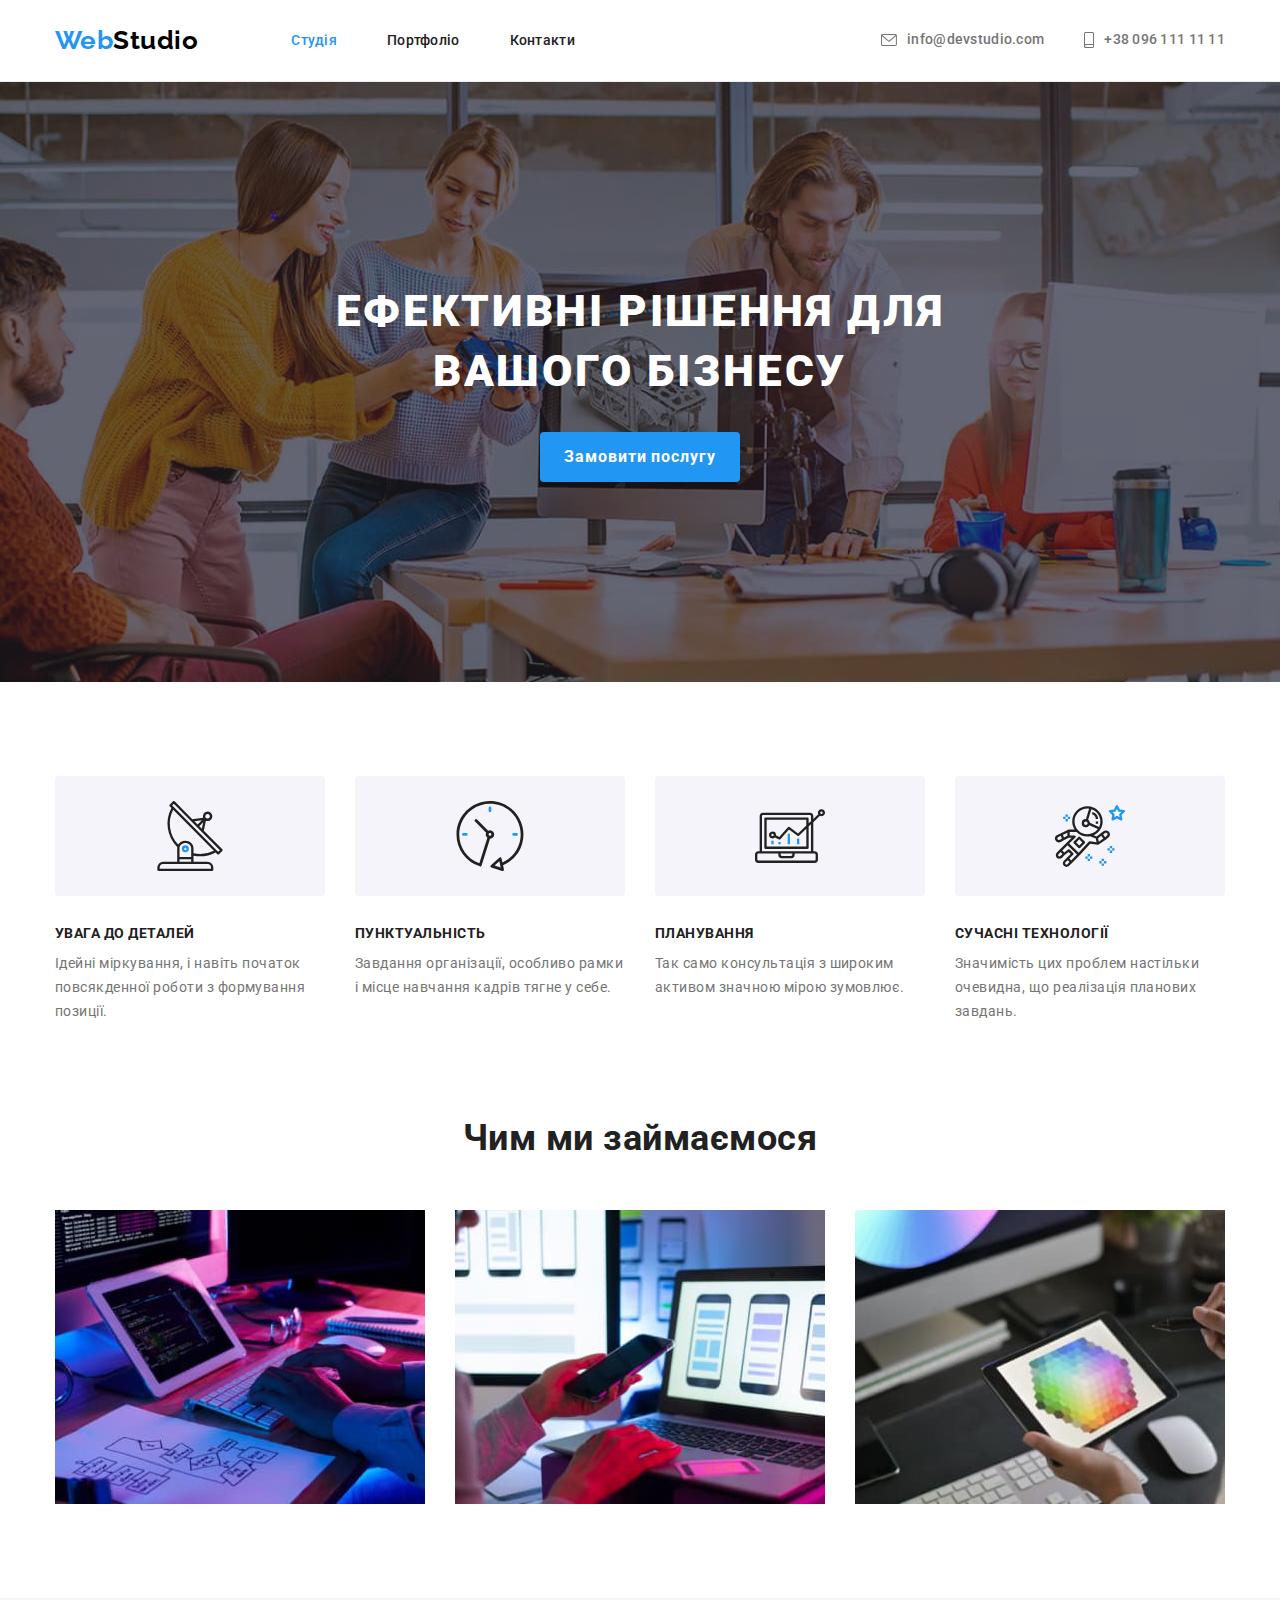
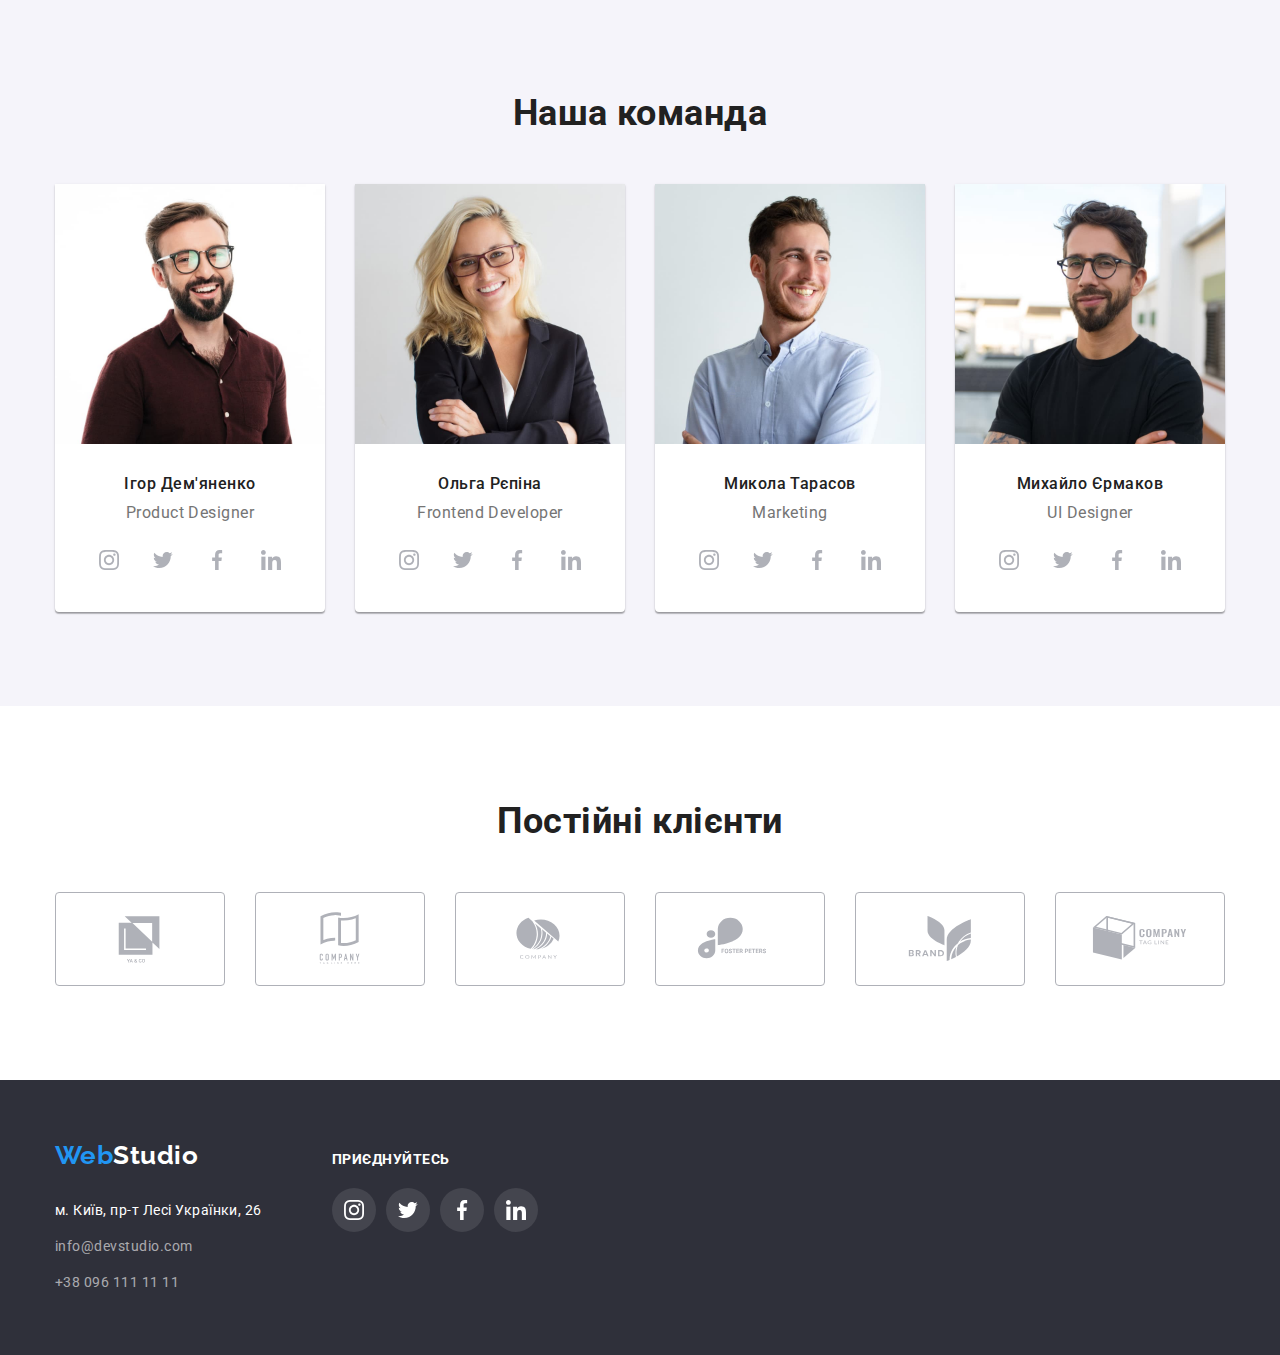
<file: index.html>
<!DOCTYPE html>
<html lang="uk">
  <head>
    <meta charset="UTF-8" />
    <meta http-equiv="X-UA-Compatible" content="IE=edge" />
    <meta name="viewport" content="width=device-width, initial-scale=1.0" />
    <title>WebStudio</title>
    <link
      href="https://fonts.googleapis.com/css2?family=Raleway:wght@700&family=Roboto:wght@400;500;700;900&display=swap"
      rel="stylesheet"
    />
    <link
      rel="stylesheet"
      href="https://cdnjs.cloudflare.com/ajax/libs/modern-normalize/1.1.0/modern-normalize.min.css"
    />
    <link rel="stylesheet" href="./CSS/styles.css" />
  </head>

  <body>
    <!--Шапка сайту-->
    <header class="page-header">
      <div class="container main-nav">
        <!-- Навігація -->
        <nav class="header-nav">
          <a href="./index.html" lang="en" class="logo-header"
            ><span class="logo-Web">Web</span>Studio</a
          >
          <ul class="site-nav list">
            <li class="site-nav-item">
              <a href="./index.html" class="link current">Студія</a>
            </li>
            <li class="site-nav-item">
              <a href="./portfolio.html" class="link">Портфоліо</a>
            </li>
            <li class="site-nav-item"><a href="#" class="link">Контакти</a></li>
          </ul>
        </nav>

        <!-- Контакти -->
        <ul class="contacts-nav list">
          <li class="contacts-nav-item">
            <a href="mailto:info@devstudio.com" class="contacts-link link">
              <svg width="16" height="12" class="envelope-svg">
                <use href="./images/icons.svg#icon-envelope-hover"></use>
                >
              </svg>
              info@devstudio.com
            </a>
          </li>
          <li class="contacts-nav-item">
            <a href="tel:+380961111111" class="contacts-link link">
              <svg width="10" height="16" class="smartphone-svg">
                <use href="./images/icons.svg#icon-smartphone"></use>
                >
              </svg>
              +38 096 111 11 11</a
            >
          </li>
        </ul>
      </div>
    </header>

    <main>
      <!--Секція hero-->
      <section class="hero">
        <h1 class="hero-title">Ефективні рішення для вашого бізнесу</h1>
        <button type="button" class="hero-button">Замовити послугу</button>
      </section>

      <!--Секція особливості-->
      <section class="section-features">
        <div class="container">
          <h2 class="visually-hidden">Особливості</h2>
          <ul class="features list">
            <li class="features-items">
              <div class="box antenna-icon">
                <h3 class="features-title">Увага до деталей</h3>
                <p class="features-descr">
                  Ідейні міркування, і навіть початок повсякденної роботи з
                  формування позиції.
                </p>
              </div>
            </li>

            <li class="features-items">
              <div class="box clock-icon">
                <h3 class="features-title">Пунктуальність</h3>
                <p class="features-descr">
                  Завдання організації, особливо рамки і місце навчання кадрів
                  тягне у себе.
                </p>
              </div>
            </li>
            <li class="features-items">
              <div class="box diagram-icon">
                <h3 class="features-title">Планування</h3>
                <p class="features-descr">
                  Так само консультація з широким активом значною мірою
                  зумовлює.
                </p>
              </div>
            </li>
            <li class="features-items">
              <div class="box astronaut-icon">
                <h3 class="features-title">Сучасні технології</h3>
                <p class="features-descr">
                  Значимість цих проблем настільки очевидна, що реалізація
                  планових завдань.
                </p>
              </div>
            </li>
          </ul>
        </div>
      </section>
      <!--Секція чим ми займаємося-->
      <section class="section-actions">
        <div class="container">
          <h2 class="section-title">Чим ми займаємося</h2>
          <ul class="list actions">
            <li class="img-actions">
              <img
                src="./images/desktop_app.jpeg"
                alt="десктопні додатки"
                width="370"
              />
            </li>
            <li class="img-actions">
              <img
                src="./images/mobile_app.jpeg"
                alt="мобільні додатки"
                width="370"
              />
            </li>
            <li class="img-actions">
              <img
                src="./images/design_solutions.jpeg"
                alt="дизайнерські рішення"
                width="370"
              />
            </li>
          </ul>
        </div>
      </section>

      <!--Секція наша команда-->
      <section class="section-team">
        <div class="container">
          <h2 class="section-title">Наша команда</h2>
          <ul class="list team">
            <li class="team-item">
              <img
                src="./images/ihor.jpeg"
                alt="Портрет Ігора Дем'яненко"
                width="270"
              />
              <div class="team-text">
                <h3 class="team-title">Ігор Дем'яненко</h3>
                <p class="team-descr" lang="en">Product Designer</p>

                <ul class="team-list list">
                  <li class="team-list-item">
                    <a
                      href="#"
                      target="_blank"
                      rel="noreferrer noopener"
                      class="team-link"
                    >
                      <svg class="team-icon" width="20" height="20">
                        <use href="./images/icons.svg#icon-instagram"></use>
                      </svg>
                    </a>
                  </li>
                  <li class="team-list-item">
                    <a
                      href="#"
                      target="_blank"
                      rel="noreferrer noopener"
                      class="team-link"
                    >
                      <svg class="team-icon" width="20" height="20">
                        <use href="./images/icons.svg#icon-twitter"></use>
                      </svg>
                    </a>
                  </li>
                  <li class="team-list-item">
                    <a
                      href="#"
                      target="_blank"
                      rel="noreferrer noopener"
                      class="team-link"
                    >
                      <svg class="team-icon" width="20" height="20">
                        <use href="./images/icons.svg#icon-facebook"></use>
                      </svg>
                    </a>
                  </li>
                  <li class="team-list-item">
                    <a
                      href="#"
                      target="_blank"
                      rel="noreferrer noopener"
                      class="team-link"
                    >
                      <svg class="team-icon" width="20" height="20">
                        <use href="./images/icons.svg#icon-linkedin"></use>
                      </svg>
                    </a>
                  </li>
                </ul>
              </div>
            </li>
            <li class="team-item">
              <img
                src="./images/olha.jpeg"
                alt="портрет Ольги Рєпіної"
                width="270"
              />
              <div class="team-text">
                <h3 class="team-title">Ольга Рєпіна</h3>
                <p class="team-descr" lang="en">Frontend Developer</p>
                <ul class="team-list list">
                  <li class="team-list-item">
                    <a
                      href="#"
                      target="_blank"
                      rel="noreferrer noopener"
                      class="team-link"
                    >
                      <svg class="team-icon" width="20" height="20">
                        <use href="./images/icons.svg#icon-instagram"></use>
                      </svg>
                    </a>
                  </li>
                  <li class="team-list-item">
                    <a
                      href="#"
                      target="_blank"
                      rel="noreferrer noopener"
                      class="team-link"
                    >
                      <svg class="team-icon" width="20" height="20">
                        <use href="./images/icons.svg#icon-twitter"></use>
                      </svg>
                    </a>
                  </li>
                  <li class="team-list-item">
                    <a
                      href="#"
                      target="_blank"
                      rel="noreferrer noopener"
                      class="team-link"
                    >
                      <svg class="team-icon" width="20" height="20">
                        <use href="./images/icons.svg#icon-facebook"></use>
                      </svg>
                    </a>
                  </li>
                  <li class="team-list-item">
                    <a
                      href="#"
                      target="_blank"
                      rel="noreferrer noopener"
                      class="team-link"
                    >
                      <svg class="team-icon" width="20" height="20">
                        <use href="./images/icons.svg#icon-linkedin"></use>
                      </svg>
                    </a>
                  </li>
                </ul>
              </div>
            </li>
            <li class="team-item">
              <img
                src="./images/mykola.jpeg"
                alt="портрет Миколи Тарасова"
                width="270"
              />
              <div class="team-text">
                <h3 class="team-title">Микола Тарасов</h3>
                <p class="team-descr" lang="en">Marketing</p>
                <ul class="team-list list">
                  <li class="team-list-item">
                    <a
                      href="#"
                      target="_blank"
                      rel="noreferrer noopener"
                      class="team-link"
                    >
                      <svg class="team-icon" width="20" height="20">
                        <use href="./images/icons.svg#icon-instagram"></use>
                      </svg>
                    </a>
                  </li>
                  <li class="team-list-item">
                    <a
                      href="#"
                      target="_blank"
                      rel="noreferrer noopener"
                      class="team-link"
                    >
                      <svg class="team-icon" width="20" height="20">
                        <use href="./images/icons.svg#icon-twitter"></use>
                      </svg>
                    </a>
                  </li>
                  <li class="team-list-item">
                    <a
                      href="#"
                      target="_blank"
                      rel="noreferrer noopener"
                      class="team-link"
                    >
                      <svg class="team-icon" width="20" height="20">
                        <use href="./images/icons.svg#icon-facebook"></use>
                      </svg>
                    </a>
                  </li>
                  <li class="team-list-item">
                    <a
                      href="#"
                      target="_blank"
                      rel="noreferrer noopener"
                      class="team-link"
                    >
                      <svg class="team-icon" width="20" height="20">
                        <use href="./images/icons.svg#icon-linkedin"></use>
                      </svg>
                    </a>
                  </li>
                </ul>
              </div>
            </li>
            <li class="team-item">
              <img
                src="./images/mykhailo.jpeg"
                alt="портрет Михайла Єрмакова"
                width="270"
              />
              <div class="team-text">
                <h3 class="team-title">Михайло Єрмаков</h3>
                <p class="team-descr" lang="en">UI Designer</p>
                <ul class="team-list list">
                  <li class="team-list-item">
                    <a
                      href="#"
                      target="_blank"
                      rel="noreferrer noopener"
                      class="team-link"
                    >
                      <svg class="team-icon" width="20" height="20">
                        <use href="./images/icons.svg#icon-instagram"></use>
                      </svg>
                    </a>
                  </li>
                  <li class="team-list-item">
                    <a
                      href="#"
                      target="_blank"
                      rel="noreferrer noopener"
                      class="team-link"
                    >
                      <svg class="team-icon" width="20" height="20">
                        <use href="./images/icons.svg#icon-twitter"></use>
                      </svg>
                    </a>
                  </li>
                  <li class="team-list-item">
                    <a
                      href="#"
                      target="_blank"
                      rel="noreferrer noopener"
                      class="team-link"
                    >
                      <svg class="team-icon" width="20" height="20">
                        <use href="./images/icons.svg#icon-facebook"></use>
                      </svg>
                    </a>
                  </li>
                  <li class="team-list-item">
                    <a
                      href="#"
                      target="_blank"
                      rel="noreferrer noopener"
                      class="team-link"
                    >
                      <svg class="team-icon" width="20" height="20">
                        <use href="./images/icons.svg#icon-linkedin"></use>
                      </svg>
                    </a>
                  </li>
                </ul>
              </div>
            </li>
          </ul>
        </div>
      </section>

      <!--Секція постійні клієнти-->
      <section class="section-clients">
        <div class="container">
          <h2 class="section-title">Постійні клієнти</h2>
          <ul class="clients-list">
            <li class="client-item">
              <a
                href="#"
                target="_blank"
                rel="noreferrer noopener"
                class="client-icon"
              >
                <svg width="106" height="60" class="client-svg">
                  <use href="./images/icons.svg#icon-company-1"></use>
                </svg>
              </a>
            </li>
            <li class="client-item">
              <a
                href="#"
                target="_blank"
                rel="noreferrer noopener"
                class="client-icon"
              >
                <svg
                  width="106"
                  height="60"
                  lass="client-svg"
                  class="client-svg"
                >
                  <use href="./images/icons.svg#icon-company-2"></use>
                </svg>
              </a>
            </li>
            <li class="client-item">
              <a
                href="#"
                target="_blank"
                rel="noreferrer noopener"
                class="client-icon"
              >
                <svg width="106" height="60" class="client-svg">
                  <use href="./images/icons.svg#icon-company-3"></use>
                </svg>
              </a>
            </li>
            <li class="client-item">
              <a
                href="#"
                target="_blank"
                rel="noreferrer noopener"
                class="client-icon"
              >
                <svg width="106" height="60" class="client-svg">
                  <use href="./images/icons.svg#icon-company-4"></use>
                </svg>
              </a>
            </li>
            <li class="client-item">
              <a href="#" class="client-icon">
                <svg width="106" height="60" class="client-svg">
                  <use href="./images/icons.svg#icon-company-5"></use>
                </svg>
              </a>
            </li>
            <li class="client-item">
              <a
                href="#"
                target="_blank"
                rel="noreferrer noopener"
                class="client-icon"
              >
                <svg width="106" height="60" class="client-svg">
                  <use href="./images/icons.svg#icon-company-6"></use>
                </svg>
              </a>
            </li>
          </ul>
        </div>
      </section>
    </main>

    <!--Футер-->
    <footer class="section-footer">
      <div class="container footer">
        <div class="footer-address">
          <a href="./index.html" lang="en" class="logo-footer">
            <span class="logo-Web">Web</span
            ><span class="logo-studio">Studio</span>
          </a>
          <!-- Адреса -->
          <address>
            <ul class="address list">
              <li class="list-address">
                <a
                  href="https://goo.gl/maps/CPtrU1FHBa2aNyZL9"
                  target="_blank"
                  rel="noopener noreferrer nofollow"
                  class="address-map"
                  >м. Київ, пр-т Лесі Українки, 26
                </a>
              </li>
              <li class="list-address">
                <a href="mailto:info@devstudio.com" class="address-contacts">
                  info@devstudio.com
                </a>
              </li>
              <li class="list-address">
                <a href="tel:+380961111111" class="address-contacts">
                  +38 096 111 11 11
                </a>
              </li>
            </ul>
          </address>
        </div>

        <!-- Соцмережі -->
        <div class="footer-social">
          <h3 class="footer-title">приєднуйтесь</h3>
          <ul class="footer-list list">
            <li class="footer-list-item">
              <a
                href="#"
                target="_blank"
                rel="noreferrer noopener"
                class="footer-link"
              >
                <svg class="footer-icon" width="20" height="20">
                  <use href="./images/icons.svg#icon-instagram"></use>
                </svg>
              </a>
            </li>
            <li class="footer-list-item">
              <a
                href="#"
                target="_blank"
                rel="noreferrer noopener"
                class="footer-link"
              >
                <svg class="footer-icon" width="20" height="20">
                  <use href="./images/icons.svg#icon-twitter"></use>
                </svg>
              </a>
            </li>
            <li class="footer-list-item">
              <a
                href="#"
                target="_blank"
                rel="noreferrer noopener"
                class="footer-link"
              >
                <svg class="footer-icon" width="20" height="20">
                  <use href="./images/icons.svg#icon-facebook"></use>
                </svg>
              </a>
            </li>
            <li class="footer-list-item">
              <a
                href="#"
                target="_blank"
                rel="noreferrer noopener"
                class="footer-link"
              >
                <svg class="footer-icon" width="20" height="20">
                  <use href="./images/icons.svg#icon-linkedin"></use>
                </svg>
              </a>
            </li>
          </ul>
        </div>
      </div>
    </footer>
  </body>
</html>
</file>
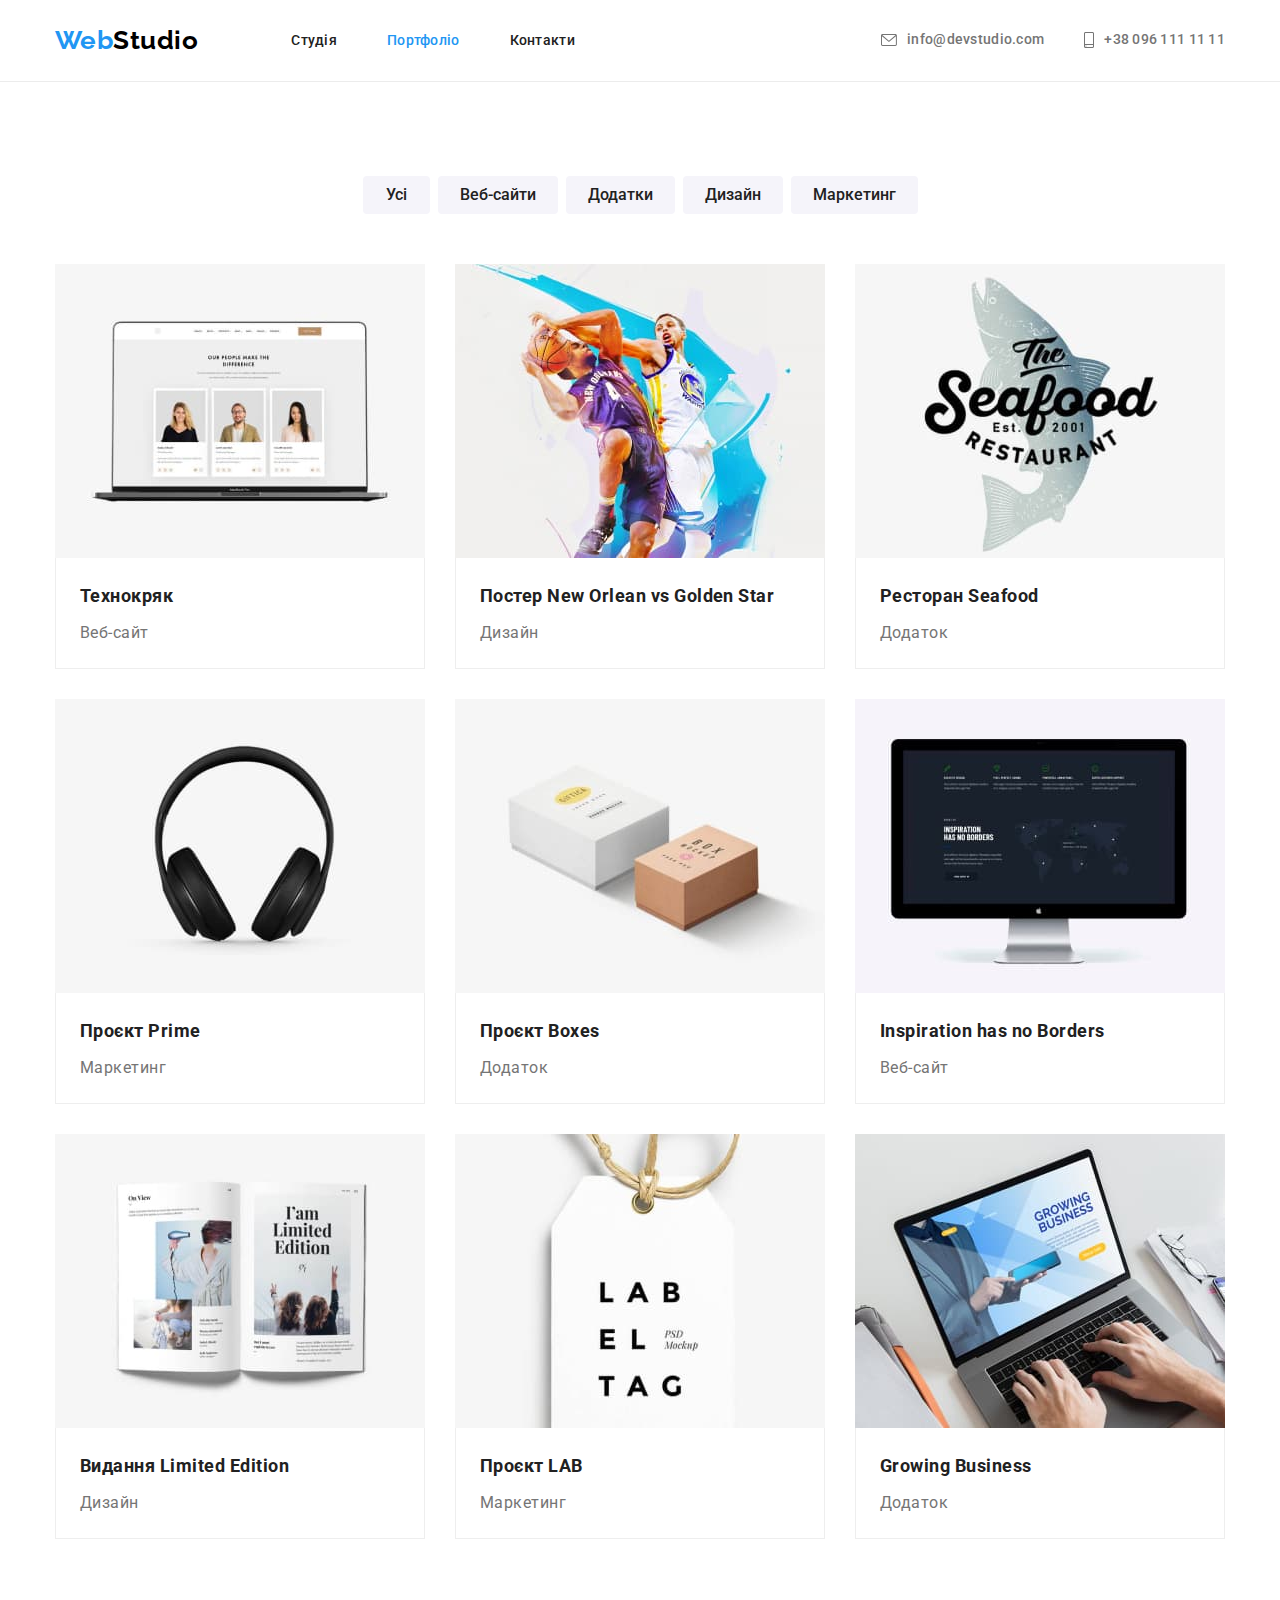
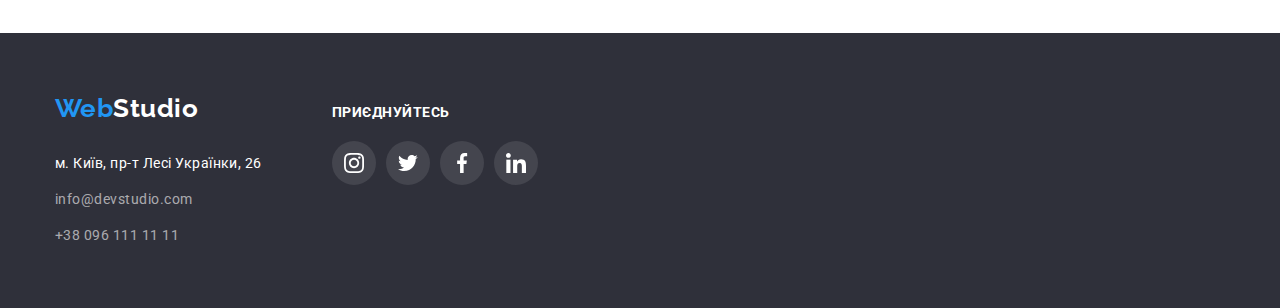
<file: portfolio.html>
<!DOCTYPE html>
<html lang="en">
  <head>
    <meta charset="UTF-8" />
    <meta http-equiv="X-UA-Compatible" content="IE=edge" />
    <meta name="viewport" content="width=device-width, initial-scale=1.0" />
    <title>Portfolio</title>
    <link
      href="https://fonts.googleapis.com/css2?family=Raleway:wght@700&family=Roboto:wght@400;500;700;900&display=swap"
      rel="stylesheet"
    />
    <link
      rel="stylesheet"
      href="https://cdnjs.cloudflare.com/ajax/libs/modern-normalize/1.1.0/modern-normalize.min.css"
    />
    <link rel="stylesheet" href="./CSS/styles.css" />
  </head>
  <body>
    <!--Шапка сайту-->
    <header class="page-header">
      <div class="container main-nav">
        <!-- Навігація -->
        <nav class="header-nav">
          <a href="./index.html" lang="en" class="logo-header"
            ><span class="logo-Web">Web</span>Studio</a
          >
          <ul class="site-nav list">
            <li class="site-nav-item">
              <a href="./index.html" class="link">Студія</a>
            </li>
            <li class="site-nav-item">
              <a href="./portfolio.html" class="link current">Портфоліо</a>
            </li>
            <li class="site-nav-item"><a href="#" class="link">Контакти</a></li>
          </ul>
        </nav>

        <!-- Контакти -->
        <ul class="contacts-nav list">
          <li class="contacts-nav-item">
            <a href="mailto:info@devstudio.com" class="contacts-link link">
              <svg width="16" height="12" class="envelope-svg">
                <use href="./images/icons.svg#icon-envelope-hover"></use>
                >
              </svg>
              info@devstudio.com
            </a>
          </li>
          <li class="contacts-nav-item">
            <a href="tel:+380961111111" class="contacts-link link">
              <svg width="10" height="16" class="smartphone-svg">
                <use href="./images/icons.svg#icon-smartphone"></use>
                >
              </svg>
              +38 096 111 11 11</a
            >
          </li>
        </ul>
      </div>
    </header>

    <main>
      <!--Секція Портфоліо-->
      <section class="section-portfolio">
        <div class="container">
          <h1 class="visually-hidden">Портфоліо</h1>
          <!-- Кнопки -->
          <ul class="list portfolio-btn-list">
            <li class="portfolio-btn-item">
              <button type="button" class="portfolio-btn">Усі</button>
            </li>
            <li class="portfolio-btn-item">
              <button type="button" class="portfolio-btn">Веб-сайти</button>
            </li>
            <li class="portfolio-btn-item">
              <button type="button" class="portfolio-btn">Додатки</button>
            </li>
            <li class="portfolio-btn-item">
              <button type="button" class="portfolio-btn">Дизайн</button>
            </li>
            <li class="portfolio-btn-item">
              <button type="button" class="portfolio-btn">Маркетинг</button>
            </li>
          </ul>
          <!-- Картки -->
          <ul class="portfolio-boxes list">
            <li class="card">
              <a href="#" class="boxes-link">
                <img
                  src="./images/page_design.jpeg"
                  alt="Дизайн веб-сторінки"
                  width="370"
                />
                <div class="card-text">
                  <h2 class="portfolio-title">Технокряк</h2>
                  <p class="portfolio-descr">Веб-сайт</p>
                </div>
              </a>
            </li>
            <li class="card">
              <a href="#" class="boxes-link">
                <img
                  src="./images/basketball.jpeg"
                  alt="Постер з двома баскетболістами"
                  width="370"
                />
                <div class="card-text">
                  <h2 class="portfolio-title">
                    Постер <span lang="en">New Orlean vs Golden Star</span>
                  </h2>
                  <p class="portfolio-descr">Дизайн</p>
                </div>
              </a>
            </li>
            <li class="card">
              <a href="#" class="boxes-link">
                <img
                  src="./images/fish_restaurant.jpeg"
                  alt="Постер рибного ресторану"
                  width="370"
                />
                <div class="card-text">
                  <h2 class="portfolio-title">
                    Ресторан <span lang="en">Seafood</span>
                  </h2>
                  <p class="portfolio-descr">Додаток</p>
                </div>
              </a>
            </li>
            <li class="card">
              <a href="#" class="boxes-link">
                <img
                  src="./images/headphones.jpeg"
                  alt="Навушники"
                  width="370"
                />
                <div class="card-text">
                  <h2 class="portfolio-title">
                    Проєкт <span lang="en">Prime</span>
                  </h2>
                  <p class="portfolio-descr">Маркетинг</p>
                </div>
              </a>
            </li>
            <li class="card">
              <a href="#" class="boxes-link">
                <img src="./images/boxes.jpeg" alt="Коробки" width="370" />
                <div class="card-text">
                  <h2 class="portfolio-title">
                    Проєкт <span lang="en">Boxes</span>
                  </h2>
                  <p class="portfolio-descr">Додаток</p>
                </div>
              </a>
            </li>
            <li class="card">
              <a href="#" class="boxes-link">
                <img src="./images/website.jpeg" alt="Веб-сайт" width="370" />
                <div class="card-text">
                  <h2 class="portfolio-title" lang="en">
                    Inspiration has no Borders
                  </h2>
                  <p class="portfolio-descr">Веб-сайт</p>
                </div>
              </a>
            </li>
            <li class="card">
              <a href="#" class="boxes-link">
                <img
                  src="./images/publication_design.jpeg"
                  alt="Видання"
                  width="370"
                />
                <div class="card-text">
                  <h2 class="portfolio-title">
                    Видання <span lang="en">Limited Edition</span>
                  </h2>
                  <p class="portfolio-descr">Дизайн</p>
                </div>
              </a>
            </li>
            <li class="card">
              <a href="#" class="boxes-link">
                <img
                  src="./images/label_tag.jpeg"
                  alt="Лейбл тег"
                  width="370"
                />
                <div class="card-text">
                  <h2 class="portfolio-title">
                    Проєкт <span class="en">LAB</span>
                  </h2>
                  <p class="portfolio-descr">Маркетинг</p>
                </div>
              </a>
            </li>
            <li class="card">
              <a href="#" class="boxes-link">
                <img
                  src="./images/web_app.jpeg"
                  alt="Веб-додаток"
                  width="370"
                />
                <div class="card-text">
                  <h2 class="portfolio-title" lang="en">Growing Business</h2>
                  <p class="portfolio-descr">Додаток</p>
                </div>
              </a>
            </li>
          </ul>
        </div>
      </section>
    </main>

    <!--Футер-->
    <footer class="section-footer">
      <div class="container footer">
        <div class="footer-address">
          <a href="./index.html" lang="en" class="logo-footer">
            <span class="logo-Web">Web</span
            ><span class="logo-studio">Studio</span>
          </a>
          <!-- Адреса -->
          <address>
            <ul class="address list">
              <li class="list-address">
                <a
                  href="https://goo.gl/maps/CPtrU1FHBa2aNyZL9"
                  target="_blank"
                  rel="noopener noreferrer nofollow"
                  class="address-map"
                  >м. Київ, пр-т Лесі Українки, 26
                </a>
              </li>
              <li class="list-address">
                <a href="mailto:info@devstudio.com" class="address-contacts">
                  info@devstudio.com
                </a>
              </li>
              <li class="list-address">
                <a href="tel:+380961111111" class="address-contacts">
                  +38 096 111 11 11
                </a>
              </li>
            </ul>
          </address>
        </div>

        <!-- Соцмережі -->
        <div class="footer-social">
          <h3 class="footer-title">приєднуйтесь</h3>
          <ul class="footer-list list">
            <li class="footer-list-item">
              <a
                href="#"
                target="_blank"
                rel="noreferrer noopener"
                class="footer-link"
              >
                <svg class="footer-icon" width="20" height="20">
                  <use href="./images/icons.svg#icon-instagram"></use>
                </svg>
              </a>
            </li>
            <li class="footer-list-item">
              <a
                href="#"
                target="_blank"
                rel="noreferrer noopener"
                class="footer-link"
              >
                <svg class="footer-icon" width="20" height="20">
                  <use href="./images/icons.svg#icon-twitter"></use>
                </svg>
              </a>
            </li>
            <li class="footer-list-item">
              <a
                href="#"
                target="_blank"
                rel="noreferrer noopener"
                class="footer-link"
              >
                <svg class="footer-icon" width="20" height="20">
                  <use href="./images/icons.svg#icon-facebook"></use>
                </svg>
              </a>
            </li>
            <li class="footer-list-item">
              <a
                href="#"
                target="_blank"
                rel="noreferrer noopener"
                class="footer-link"
              >
                <svg class="footer-icon" width="20" height="20">
                  <use href="./images/icons.svg#icon-linkedin"></use>
                </svg>
              </a>
            </li>
          </ul>
        </div>
      </div>
    </footer>
  </body>
</html>
</file>
<file: CSS/styles.css>
/* колір основного тексту #757575 */
/* колір тексту заголовків #212121 */

/* білий #FFFFFF */
/* акцент  #2196F3 */

/* колір в футері rgba(255, 255, 255, 0.6);*/
/* активна кнопка герой #188CE8 */
/* основний бекграунд #F5F5F5 */
/* вторичний бекграунд #F5F4FA */

/* футер і герой #2F303A */
/* бекграунд в герой #C4C4C4 */
/* бекграунд соцмереж в футері rgba(255, 255, 255, 0.1);*/

:root {
  --primary-text-color: #757575;
  --title-text-color: #212121;
  --accent-color: #2196f3;
  --white-color: #ffffff;
  --black-color: #000000;
  --address-color: rgba(255, 255, 255, 0.6);
  --secondary-bg-color: #f5f4fa;
  --hero-and-footer-bg: #2f303a;
  --hero-button-active: #188ce8;
  --link-bc--: #afb1b8;
  --socials-footer-bg: rgba(255, 255, 255, 0.1);
  --hero-bg: #c4c4c4;
}

body {
  margin: 0;

  font-family: Roboto, system-ui;
  font-style: normal;
  font-weight: 400;
  letter-spacing: 0.03em;

  color: var(--primary-text-color);
}
img {
  display: block;
  max-width: 100%;
  height: auto;
}

a {
  text-decoration: none;
  color: inherit;
}

.list {
  padding: 0;
  margin: 0;

  list-style: none;
}

.container {
  margin-bottom: 0;
  margin-left: auto;
  margin-right: auto;
  width: 1200px;
  padding-left: 15px;
  padding-right: 15px;
}

h1,
h2,
h3,
p {
  margin-top: 0;
}

/*  ---------- logo ----------  */
.logo-header {
  margin-right: 93px;
  padding: 25px 0;

  font-family: Raleway, sans-serif;
  font-weight: 700;
  font-size: 26px;
  line-height: 1.19;
  color: var(--black-color);
}
.logo-Web {
  color: var(--accent-color);
}
.logo-studio {
  color: var(--white-color);
}

.visually-hidden {
  position: absolute;
  white-space: nowrap;
  width: 1px;
  height: 1px;
  overflow: hidden;
  border: 0;
  padding: 0;
  clip: rect(0 0 0 0);
  clip-path: inset(50%);
  margin: -1px;
}

/*  ---------- page header ---------- */
.page-header {
  border-bottom: 1px solid #ececec;
}
.main-nav {
  display: flex;
  margin-top: 0;
  margin-bottom: 0;
}

.header-nav {
  display: flex;
  align-items: center;
}

.link {
  padding: 32px 0;
}

/*  ---------- site nav ----------  */
.site-nav {
  display: flex;
}

.site-nav-item:not(:last-child) {
  margin-right: 50px;
}

.site-nav .link {
  font-weight: 500;
  font-size: 14px;
  line-height: 1.14;
  letter-spacing: 0.02em;
  color: var(--title-text-color);
}

.site-nav .link:hover,
.site-nav .link:focus {
  color: var(--accent-color);
}

.site-nav .link.current {
  color: var(--accent-color);
}
/*  ---------- contacts nav ----------  */

.contacts-nav {
  display: flex;
  align-items: center;
  margin-left: auto;
}
/* .contacts-nav-item {
  display: flex;
} */
.contacts-nav-item:not(:last-child) {
  margin-right: 40px;
}

.contacts-nav .link {
  color: var(--primary-text-color);
  font-weight: 500;
  font-size: 14px;
  line-height: 1.14;
  letter-spacing: 0.02em;
}

.contacts-nav .link:hover,
.contacts-nav .link:focus {
  color: var(--accent-color);
}

.contacts-link {
  display: inline-flex;
  align-items: center;
  font-weight: 500;
  letter-spacing: 0.02em;
  color: var(--secondary-text-color);
  padding-top: 32px;
  padding-bottom: 32px;
  fill: currentColor;
}
.contacts-link:hover,
.contacts-link:focus {
  color: var(--accent-color);
}
.envelope-svg {
  margin-right: 10px;
  width: 16px;
  height: 12px;
}
.smartphone-svg {
  margin-right: 10px;
  width: 10px;
  height: 16px;
}
/* ---------- hero ---------- */

.hero {
  padding: 200px;
  max-width: 1600px;
  margin-right: auto;
  margin-left: auto;

  background-color: var(--hero-bg);

  text-align: center;

  background-image: linear-gradient(
      to top,
      rgba(47, 48, 58, 0.4),
      rgba(47, 48, 58, 0.4)
    ),
    url(../images/hero-bg.jpeg);
  background-repeat: no-repeat;
  background-position: center;
  background-size: cover;
}
.hero-title {
  margin-bottom: 30px;
  margin: auto;

  max-width: 696px;
  font-weight: 900;
  font-size: 44px;
  line-height: 1.36;
  text-align: center;
  letter-spacing: 0.06em;
  text-transform: uppercase;

  color: var(--white-color);
}
.hero-button {
  margin-top: 30px;
  border-radius: 4px;
  padding: 10px 24px;
  min-width: 67px;

  font-family: Roboto, system-ui;
  font-weight: 700;
  font-size: 16px;
  line-height: 1.88;
  letter-spacing: 0.06em;
  cursor: pointer;

  border: 0;
  border-radius: 4px;
  box-shadow: 0px 4px 4px rgba(0, 0, 0, 0.15);

  color: var(--white-color);
  background-color: var(--accent-color);
}
.hero-button:hover,
.hero-button:focus {
  background-color: var(--hero-button-active);
}

/*  ---------- features ----------  */
.section-features {
  padding: 94px 0px;
}
.features {
  display: flex;
}

.features-items:not(:last-child) {
  margin-right: 30px;
}
.features-items {
  width: 270px;
  margin-left: 0;
}

.features-title {
  margin-bottom: 10px;

  color: var(--title-text-color);
  font-weight: 700;
  font-size: 14px;
  line-height: 1.14;
  text-transform: uppercase;
}

.features-descr {
  margin-bottom: 0;

  font-size: 14px;
  line-height: 1.71;
}

.box::before {
  content: "";
  display: block;

  width: 270px;
  height: 120px;
  margin-bottom: 30px;
  background-color: var(--secondary-bg-color);
  border-radius: 4px;

  background-repeat: no-repeat;
  background-position: center;
}

.antenna-icon::before {
  background-image: url(../images/antenna.svg);
}

.clock-icon::before {
  background-image: url(../images/clock.svg);
}

.diagram-icon::before {
  background-image: url(../images/diagram.svg);
}

.astronaut-icon::before {
  background-image: url(../images/astronaut.svg);
}
/*  ---------- actions ---------- */

.section-actions {
  padding-bottom: 94px;
}
.actions {
  display: flex;
}
.img-actions:not(:last-child) {
  margin-right: 30px;
}

.section-title {
  margin-bottom: 50px;

  color: var(--title-text-color);
  font-weight: 700;
  font-size: 36px;
  line-height: 1.17;
  text-align: center;
}

/* ----------  team  ---------- */
.section-team {
  padding: 94px 0;
}

.team {
  display: flex;
}

.section-team {
  background-color: var(--secondary-bg-color);
}

.section-team .container {
  margin-bottom: 0;
}

.team-title {
  margin-bottom: 50px;
}
.team-text {
  padding: 30px 0;
}
.team-title {
  margin-bottom: 10px;

  color: var(--title-text-color);
  font-weight: 500;
  font-size: 16px;
  line-height: 1.19;
  text-align: center;
}

.team-descr {
  margin-top: 0;
  margin-bottom: 0;

  font-size: 16px;
  line-height: 1.19;
  text-align: center;
}

.team-item {
  background-color: var(--white-color);
  box-shadow: 0px 1px 3px rgba(0, 0, 0, 0.12), 0px 1px 1px rgba(0, 0, 0, 0.14),
    0px 2px 1px rgba(0, 0, 0, 0.2);
  border-radius: 0px 0px 4px 4px;
}
.team-item:not(:last-child) {
  margin-right: 30px;
}

.team-list {
  display: flex;
  padding: 0px;
  align-items: center;
  justify-content: center;
  gap: 10px;
  margin-top: 16px;
}

.team-list-item {
  border-radius: 50%;
  border-color: var(--accent-color);
  flex-basis: calc ((100% - 3 * 10px) / 4);
}

.team-link {
  padding: 0px;
  margin: 0px;
  display: flex;
  align-items: center;
  justify-content: center;
  width: 44px;
  height: 44px;
  border-radius: 50%;

  fill: var(--link-bc--);
}
.team-link:hover,
.team-link:focus {
  fill: var(--white-color);
  background-color: var(--accent-color);
}

/*  ---------- PORTFOLIO  ---------- */

/*  ------ button  ------ */
.section-portfolio {
  padding: 94px 0px 94px;
}
.portfolio-btn-list {
  display: flex;
  margin-bottom: 50px;
  justify-content: center;
}

.portfolio-btn-item:not(:last-child) {
  margin-right: 8px;
}
.portfolio-btn-item {
}

.portfolio-btn {
  color: var(--title-text-color);
  background-color: var(--secondary-bg-color);
  font-family: Roboto, system-ui;
  font-weight: 500;
  font-size: 16px;
  line-height: 1.62;
  cursor: pointer;

  border-radius: 4px;
  border: 0px;
  padding: 6px 22px;
  min-width: 67px;
}
.portfolio-btn:hover,
.portfolio-btn:focus {
  color: var(--white-color);
  background-color: var(--accent-color);
  box-shadow: 0px 3px 1px rgba(0, 0, 0, 0.1), 0px 1px 2px rgba(0, 0, 0, 0.08),
    0px 2px 2px rgba(0, 0, 0, 0.12);
}

.portfolio-boxes {
  flex-wrap: wrap;
  display: flex;
}

.card:nth-last-child(-n + 3) {
  margin-bottom: 0;
}
.card:nth-child(3n + 3) {
  margin-right: 0;
}

.card {
  flex-basis: calc((100% - 2 * 30) / 3);

  margin-right: 30px;
  margin-bottom: 30px;
}
.boxes-link:hover,
.boxes-link:focus {
  box-shadow: 0px 1px 1px rgba(0, 0, 0, 0.12), 0px 4px 4px rgba(0, 0, 0, 0.06),
    1px 4px 6px rgba(0, 0, 0, 0.16);
}

.boxes-link {
  display: block;
  flex-wrap: wrap;
}

.card-text {
  padding: 20px 24px;
  border-left: 1px solid #eeeeee;
  border-bottom: 1px solid #eeeeee;
  border-right: 1px solid #eeeeee;
}
.portfolio-title {
  margin-bottom: 4px;

  color: var(--title-text-color);
  font-weight: 700;
  font-size: 18px;
  line-height: 2;
}

.portfolio-descr {
  margin: 0;

  font-size: 16px;
  line-height: 1.88;
  color: var(--primary-text-color);
}

/* ------------ clients ------------- */
.section-clients {
  padding: 94px 0px;
}
.clients-list {
  display: flex;
  padding: 0px;
  margin: 0px;
}
.client-item:not(:last-child) {
  margin-right: 30px;
}

.client-item {
  border: 1px solid #afb1b8;
  border-radius: 4px;
  width: 170px;
  list-style-type: none;

  flex-basis: calc((100% - 150px) / 6);
}

.client-icon {
  display: flex;
  height: 92px;
  justify-content: center;
  align-items: center;
  fill: var(--link-bc--);
}

.client-icon:hover,
.client-icon:focus {
  fill: var(--accent-color);
  border: 1px solid var(--accent-color);
}
.client-svg {
  justify-content: center;
  margin: 0px;
}
/*  ---------- footer  ---------- */
.section-footer {
  padding-top: 60px;
  padding-bottom: 60px;
}
.footer {
  display: flex;
  align-items: baseline;
}
footer {
  background-color: var(--hero-and-footer-bg);
}

.logo-footer {
  margin-bottom: 28px;

  font-family: Raleway, sans-serif;
  font-weight: 700;
  font-size: 26px;
  line-height: 1.19;
  color: var(--black-color);
}
.logo-footer {
  margin-bottom: 28px;
}

.address {
  display: flex;
  flex-direction: column;
}
.list-address:not(:last-child) {
  margin-bottom: 12px;
}

.address-map {
  color: var(--white-color);
  font-style: normal;
  font-size: 14px;
  line-height: 1.71;
}

.address-contacts {
  color: var(--address-color);
  font-style: normal;
  font-size: 14px;
  line-height: 1.71;
}

.address-contacts:hover,
.address-contacts:focus {
  color: var(--accent-color);
}
.footer-address {
  display: flex;
  flex-direction: column;
}
/* -------------------Socials team--------------------- */
.footer-social {
  display: flex;
  margin-left: 70px;
  align-items: baseline;
  flex-direction: column;
  width: 206px;
  height: 80px;
}
.footer-title {
  margin: 0px;
  margin-bottom: 20px;
  font-weight: 700;
  font-size: 14px;
  line-height: 1.14;
  text-transform: uppercase;

  color: var(--white-color);
}

.footer-list {
  gap: 10px;
  display: flex;

  margin: 0px;
  padding: 0px;
  align-items: center;
  justify-content: center;
}

.footer-list-item {
  display: flex;
  border-radius: 50%;
  border-color: var(--accent-color);
  flex-basis: calc ((100% - 3 * 10) / 4);
}

.footer-link {
  margin: 0px;
  padding: 0px;
  display: flex;
  align-items: center;
  justify-content: center;
  width: 44px;
  height: 44px;
  border-radius: 50%;

  fill: var(--white-color);
  background-color: var(--socials-footer-bg);
}
.footer-link:hover,
.footer-link:focus {
  background-color: var(--accent-color);
}
</file>
